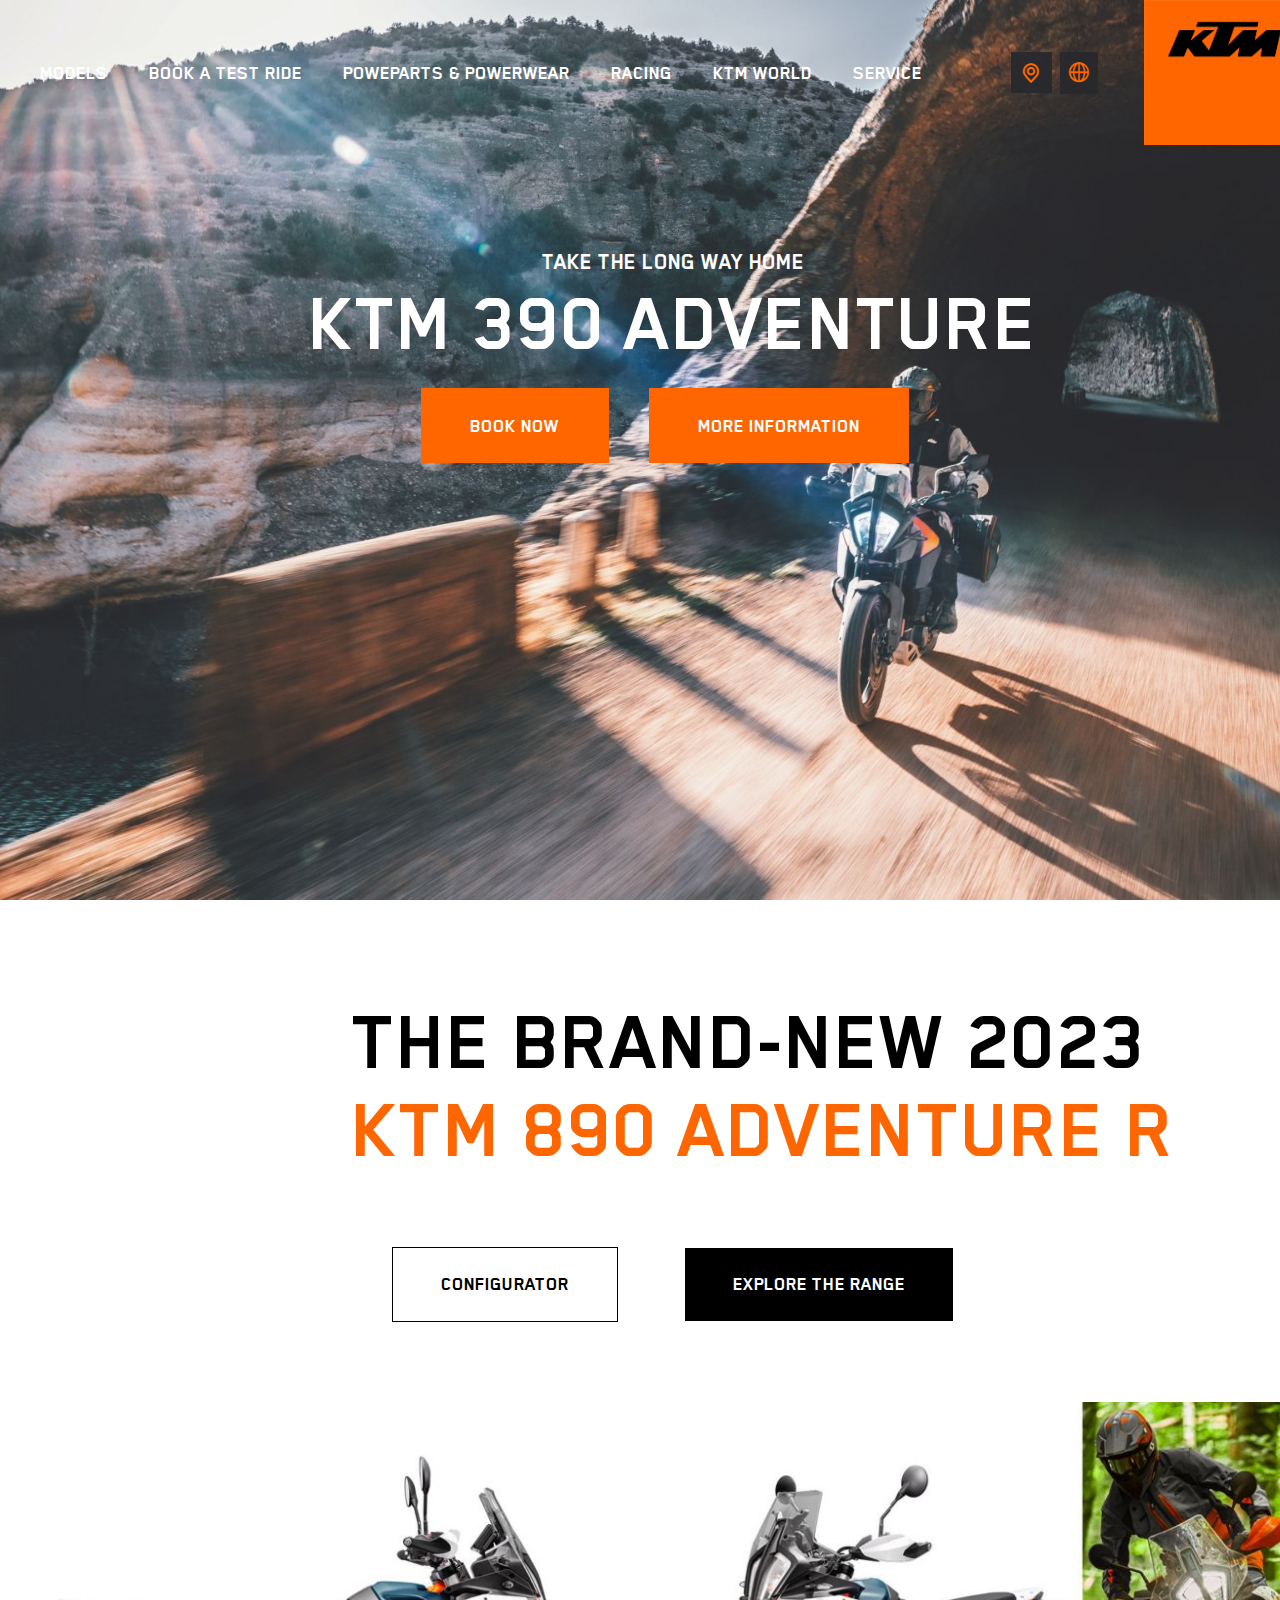
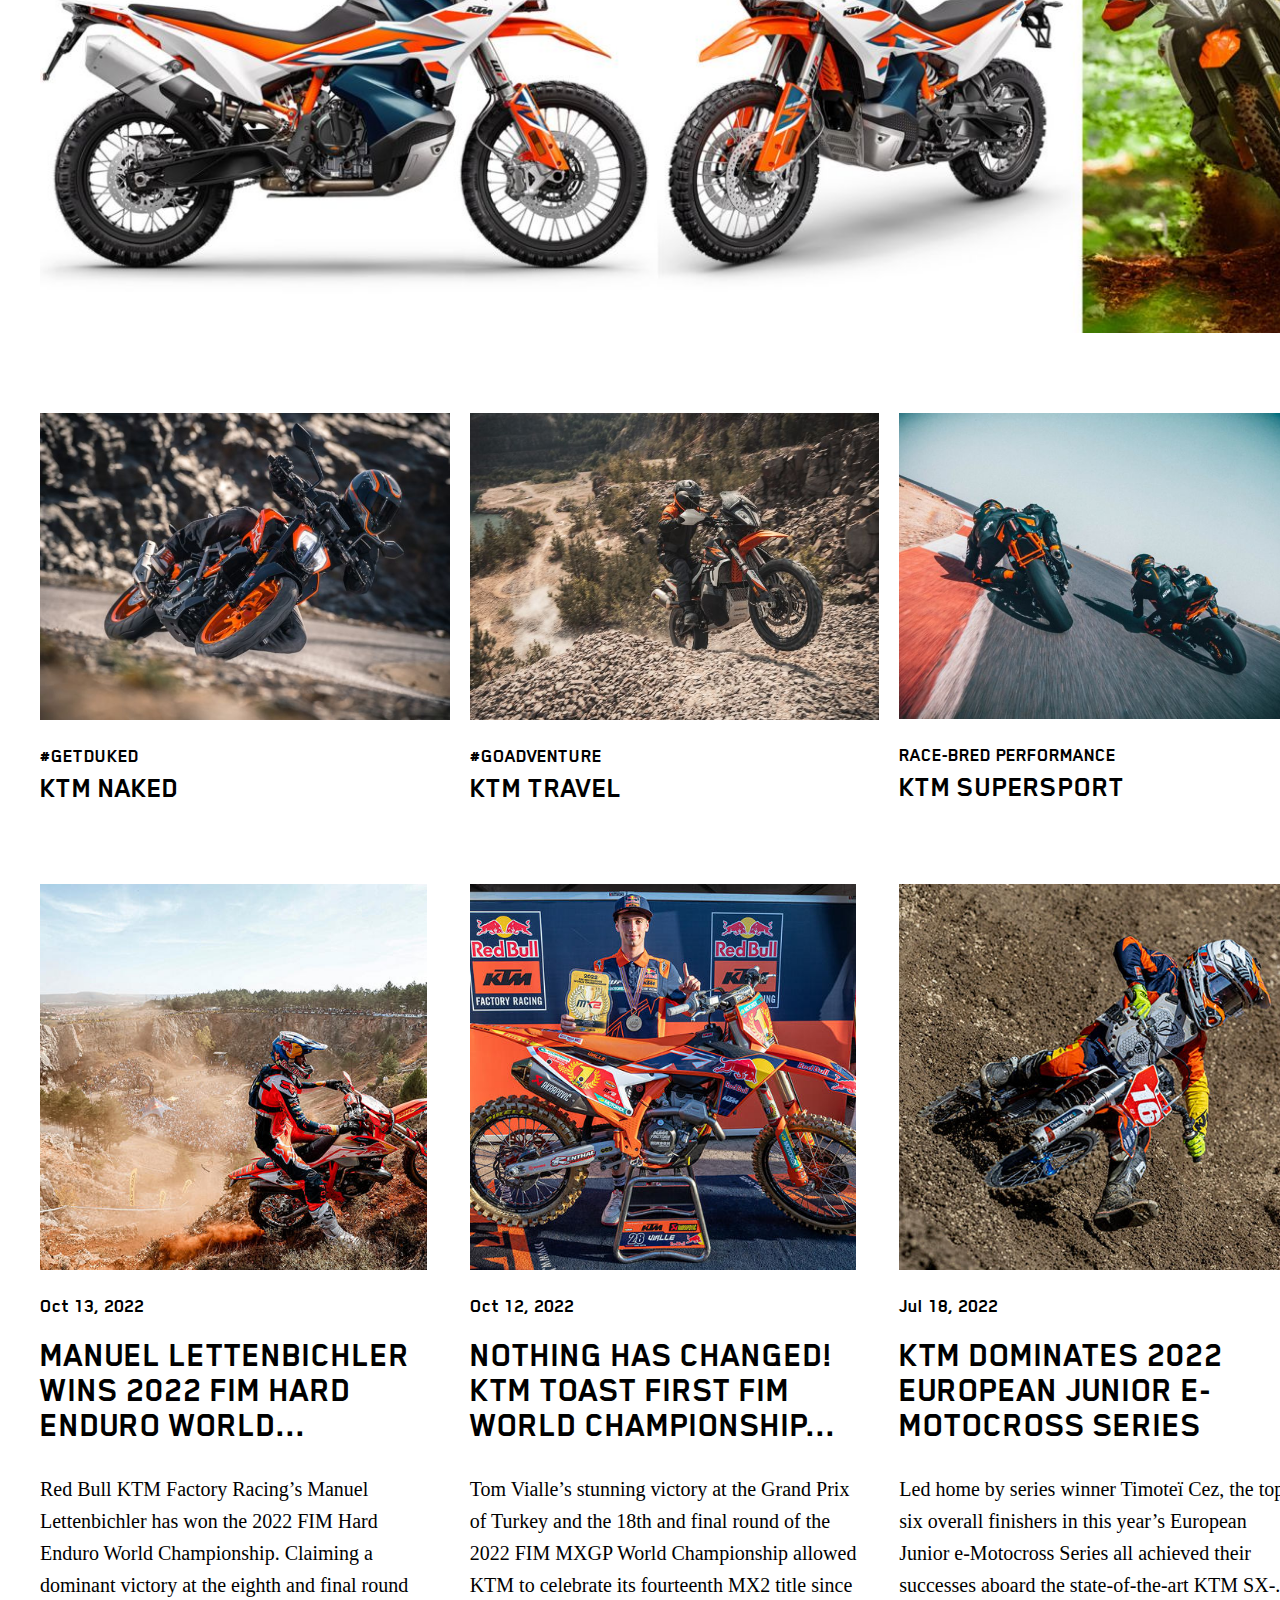
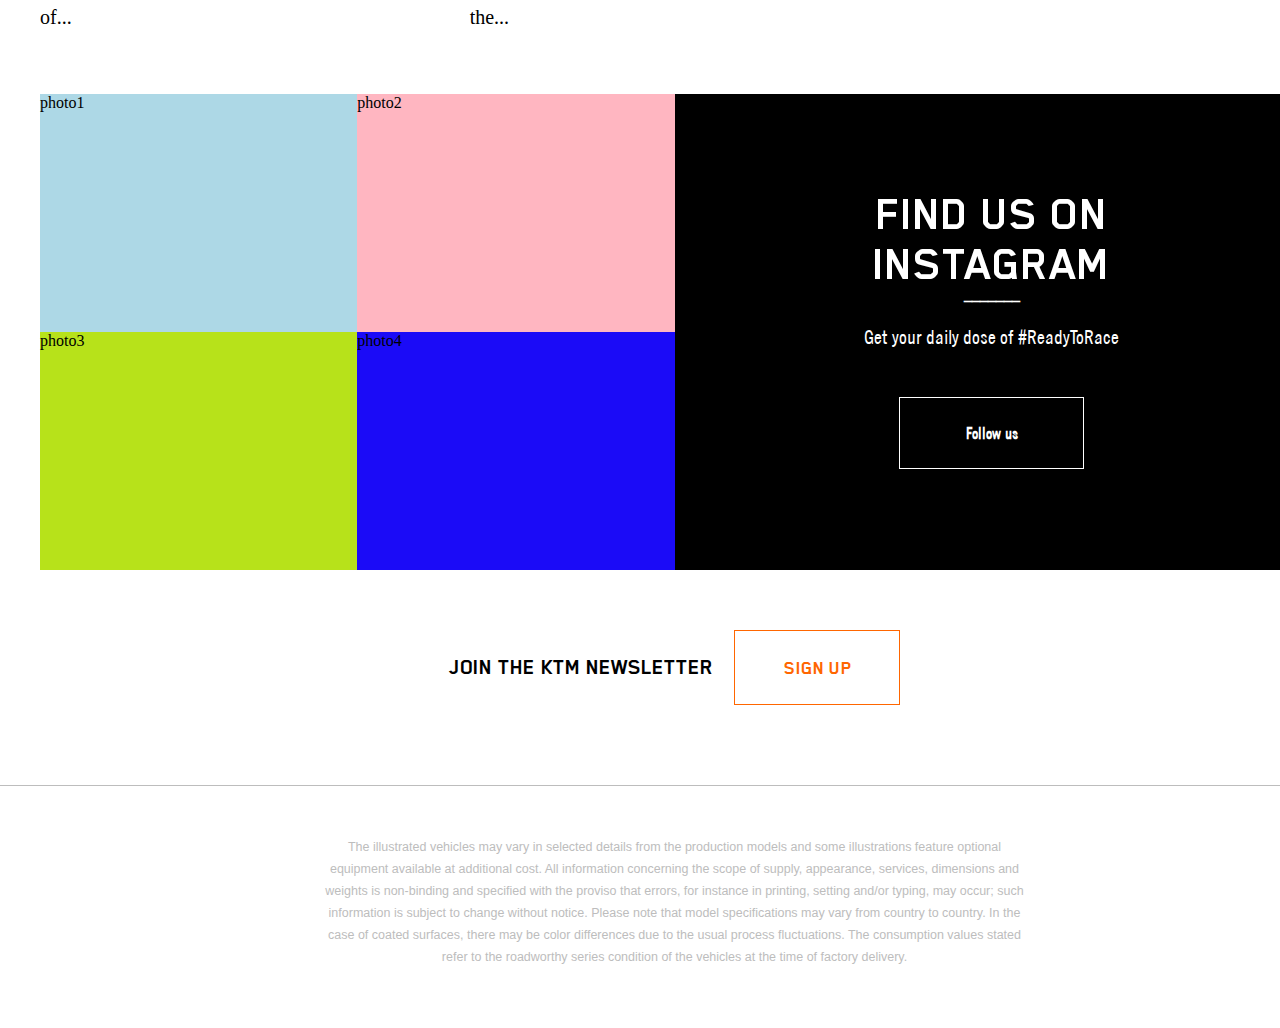
<file: index.html>
<!DOCTYPE html>
<html lang="en">
<head>
  <meta charset="UTF-8">
  <meta http-equiv="X-UA-Compatible" content="IE=edge">
  <meta name="viewport" content="width=device-width, initial-scale=1.0">
  <title>KTM-READY TO RACE</title>
  <link rel="shortcut icon" href="photos/ktmfavicon.png">
  <link rel="stylesheet" href="style.css">
  <link href="//db.onlinewebfonts.com/c/1b96a8adcad08f7aa8edb5b1253205cd?family=HP+Simplified+Light" rel="stylesheet" type="text/css"/>
</head>
<body>
  <div class="container">
      <img class="background-image" src="photos/background image.jpg" alt=""> 
      <div class="header">
        <div class="left-section">
          <div>MODELS</div>
          <div>BOOK A TEST RIDE</div>
          <div>POWEPARTS & POWERWEAR</div> 
          <div>RACING</div>
          <div>KTM WORLD</div>
          <div>SERVICE</div>
        </div>
        <div class="right-section">
          <img class="icons" src="photos/location.PNG" alt="">
          <img class="icons" src="photos/globe.PNG" alt="">
          <img class="logo" src="photos/Ktm logo.jpg" alt="">
        </div>
      </div>
      
      <div class="second-session">
        <div class="div-firstline">
          <p class="firstline">TAKE THE LONG WAY HOME</p>
        </div>
        <div class="div-mainline">
          <p class="mainline">KTM 390 ADVENTURE</p>
        </div>
        <div class="div-buttons">
          <button class="buttons" style="width: 188.17px;">BOOK NOW</button> 
          <button class="buttons" style="width: 260.63px;">MORE INFORMATION</button>         
        </div>          
      </div>

      <div class="third-session">
        <div class="brand-new">
            <p class="para-style" style="color:black; padding-top: 50px;">THE BRAND-NEW 2023</p>
            <p class="para-style" style="color: rgb(255, 102, 0);">KTM 890 ADVENTURE R</p>
        </div>
        <div class="buttonseg">
          <button class="buttons-I" >CONFIGURATOR</button> 
          <button class="buttons-II" >EXPLORE THE RANGE</button> 
        </div>
        <div class="div-photo1">
          <img src="photos/photo1.jpg" alt="" style="width: 1269px; padding-left: 10px;">
        </div>

        <div class="div-first-row">
          <div class="div-row-pic">
            <img class="photo-seg" src="photos/photo2.jpg" alt="">
            <p class="hash-title">#GETDUKED</p>
            <p class="photo-title">KTM NAKED</p>
          </div>           
          <div class="div-row-pic">
            <img class="photo-seg" src="photos/photo3.jpg" alt="">
            <p class="hash-title">#GOADVENTURE</p>
            <p class="photo-title">KTM TRAVEL</p>
          </div> 
          <div class="div-row-pic">
            <img class="photo-seg" src="photos/photo4.jpg" alt="">
            <p class="hash-title">RACE-BRED PERFORMANCE</p>
            <p class="photo-title">KTM SUPERSPORT</p>
          </div> 
        </div>

        <div class="div-second-row">
          <div class="div-row-pic2">
            <img class="photo-seg2" src="photos/photo5.jpg" alt="">
            <p class="dates">Oct 13, 2022</p>
            <p class="heading">MANUEL LETTENBICHLER WINS 2022 FIM HARD ENDURO WORLD...</p>
            <p class="content">Red Bull KTM Factory Racing’s Manuel Lettenbichler has won the 2022 FIM Hard Enduro World Championship. Claiming a dominant victory at the eighth and final round of...</p>            
          </div> 
          <div class="div-row-pic2">
            <img class="photo-seg2" src="photos/photo6.jpg" alt="">
            <p class="dates">Oct 12, 2022</p>
            <p class="heading">NOTHING HAS CHANGED! KTM TOAST FIRST FIM WORLD CHAMPIONSHIP...</p>
            <p class="content">Tom Vialle’s stunning victory at the Grand Prix of Turkey and the 18th and final round of the 2022 FIM MXGP World Championship allowed KTM to celebrate its fourteenth MX2 title since the...</p>            
          </div>          
          <div class="div-row-pic2">
            <img class="photo-seg2" src="photos/photo7.jpg" alt="">
            <p class="dates">Jul 18, 2022</p>
            <p class="heading">KTM DOMINATES 2022 EUROPEAN JUNIOR E-MOTOCROSS SERIES</p>
            <p class="content">Led home by series winner Timoteï Cez, the top six overall finishers in this year’s European Junior e-Motocross Series all achieved their successes aboard the state-of-the-art KTM SX-...</p>            
          </div>
        </div>

        <div class="div-third-row">
          <div class="div-row-pic3">           
            <div style="background-color: lightblue;">photo1</div>
            <div style="background-color: lightpink;">photo2</div>
            <div style="background-color: rgb(183, 226, 26)">photo3</div>
            <div style="background-color: rgb(27, 11, 247);">photo4</div>            
          </div>
          <div class="div-connect">
            <div class="div-inbox">
              <h1 class="in-insta">FIND US ON INSTAGRAM</h1>
              <p class="underscore">_______</p>
              <p class="get-daily">Get your daily dose of #ReadyToRace</p>
              <button class="folow-button">Follow us</button>
            </div>            
          </div>
        </div>

        <div class="div-4-row">
          <div class="div-join">
            <p class="join-line">JOIN THE KTM NEWSLETTER</p>
            <button class="sign-button">SIGN UP</button>
          </div>
        </div>
      </div>

      <div class="fourth-session">
        <div class="div-longpara">
          <p class="long-para">
            The illustrated vehicles may vary in selected details from the production models and some illustrations feature optional 
            equipment available at additional cost. All information concerning the scope of supply, appearance, services, dimensions
            and weights is non-binding and specified with the proviso that errors, for instance in printing, setting and/or typing, may 
            occur; such information is subject to change without notice. Please note that model specifications may vary from country
            to country. In the case of coated surfaces, there may be color differences due to the usual process fluctuations. The
            consumption values stated refer to the roadworthy series condition of the vehicles at the time of factory delivery.
          </p>
        </div>
      </div>







  </div>     
</body>
</html>
</file>
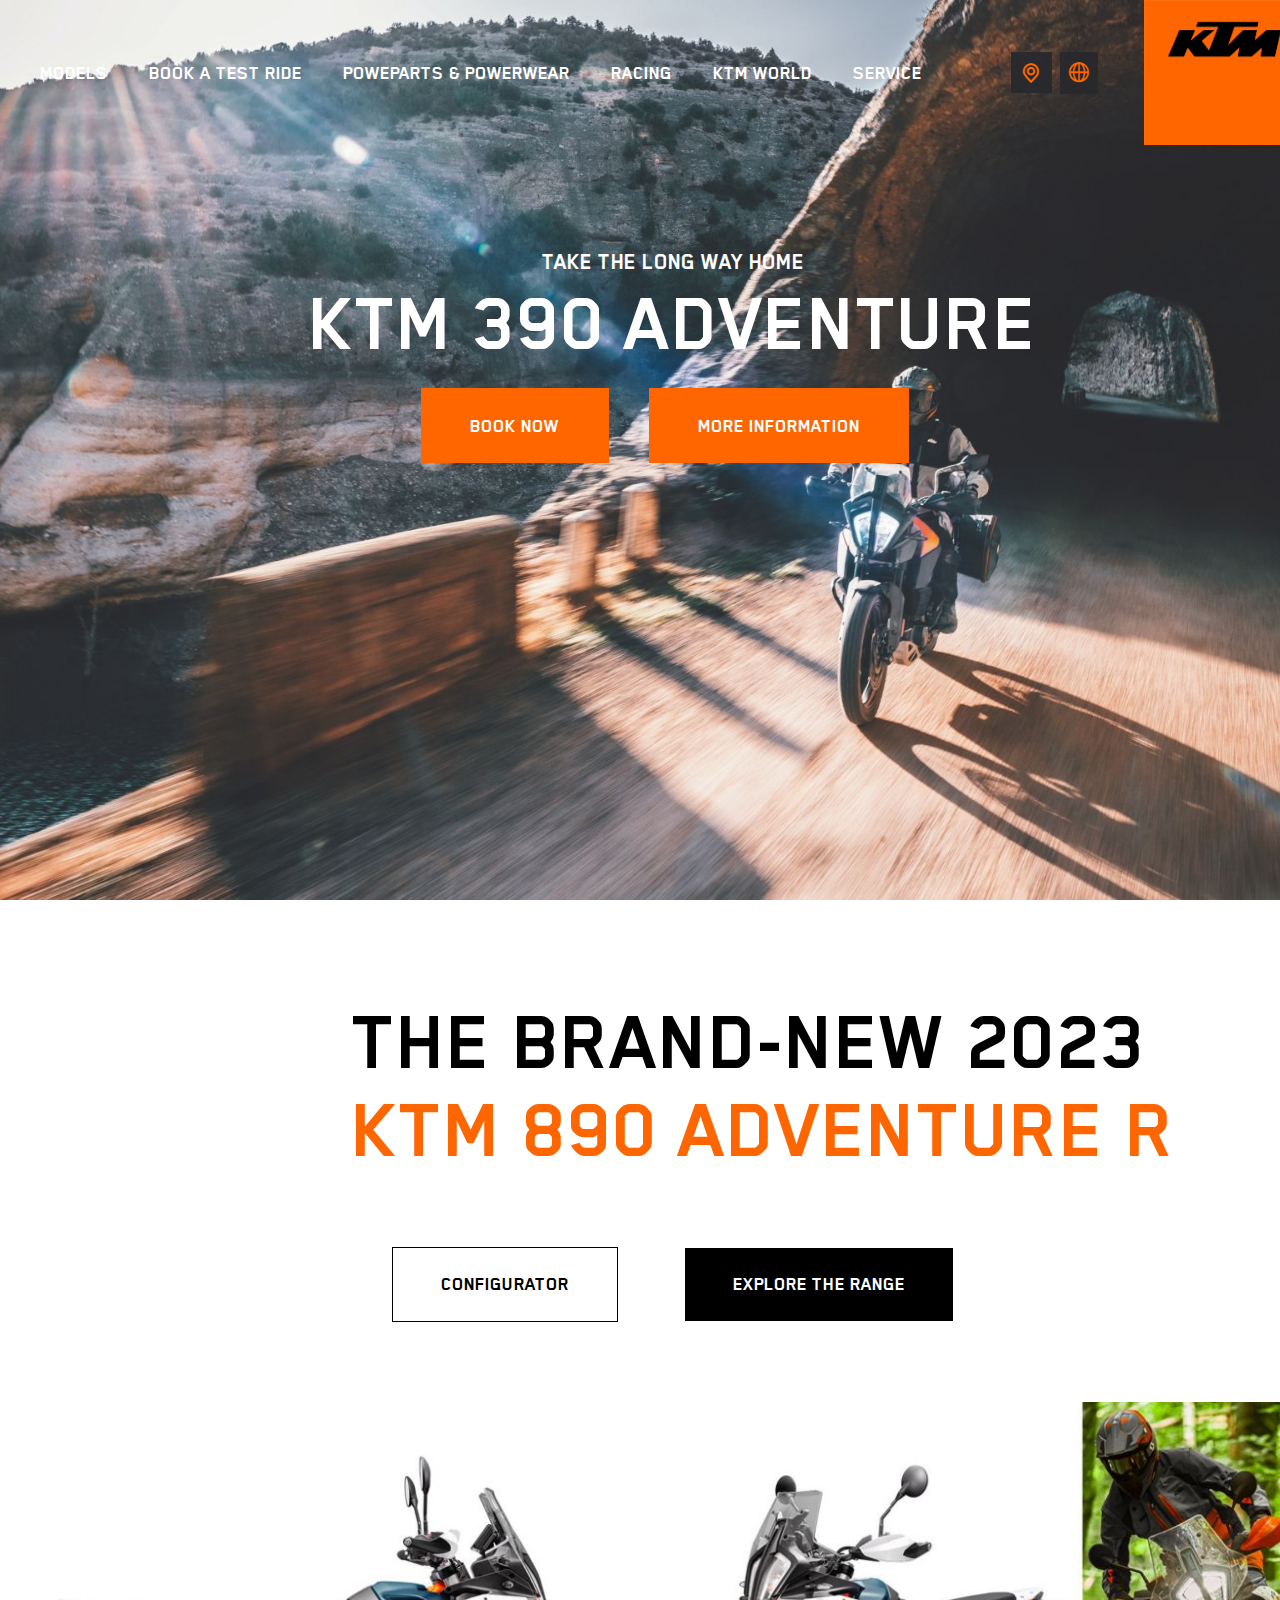
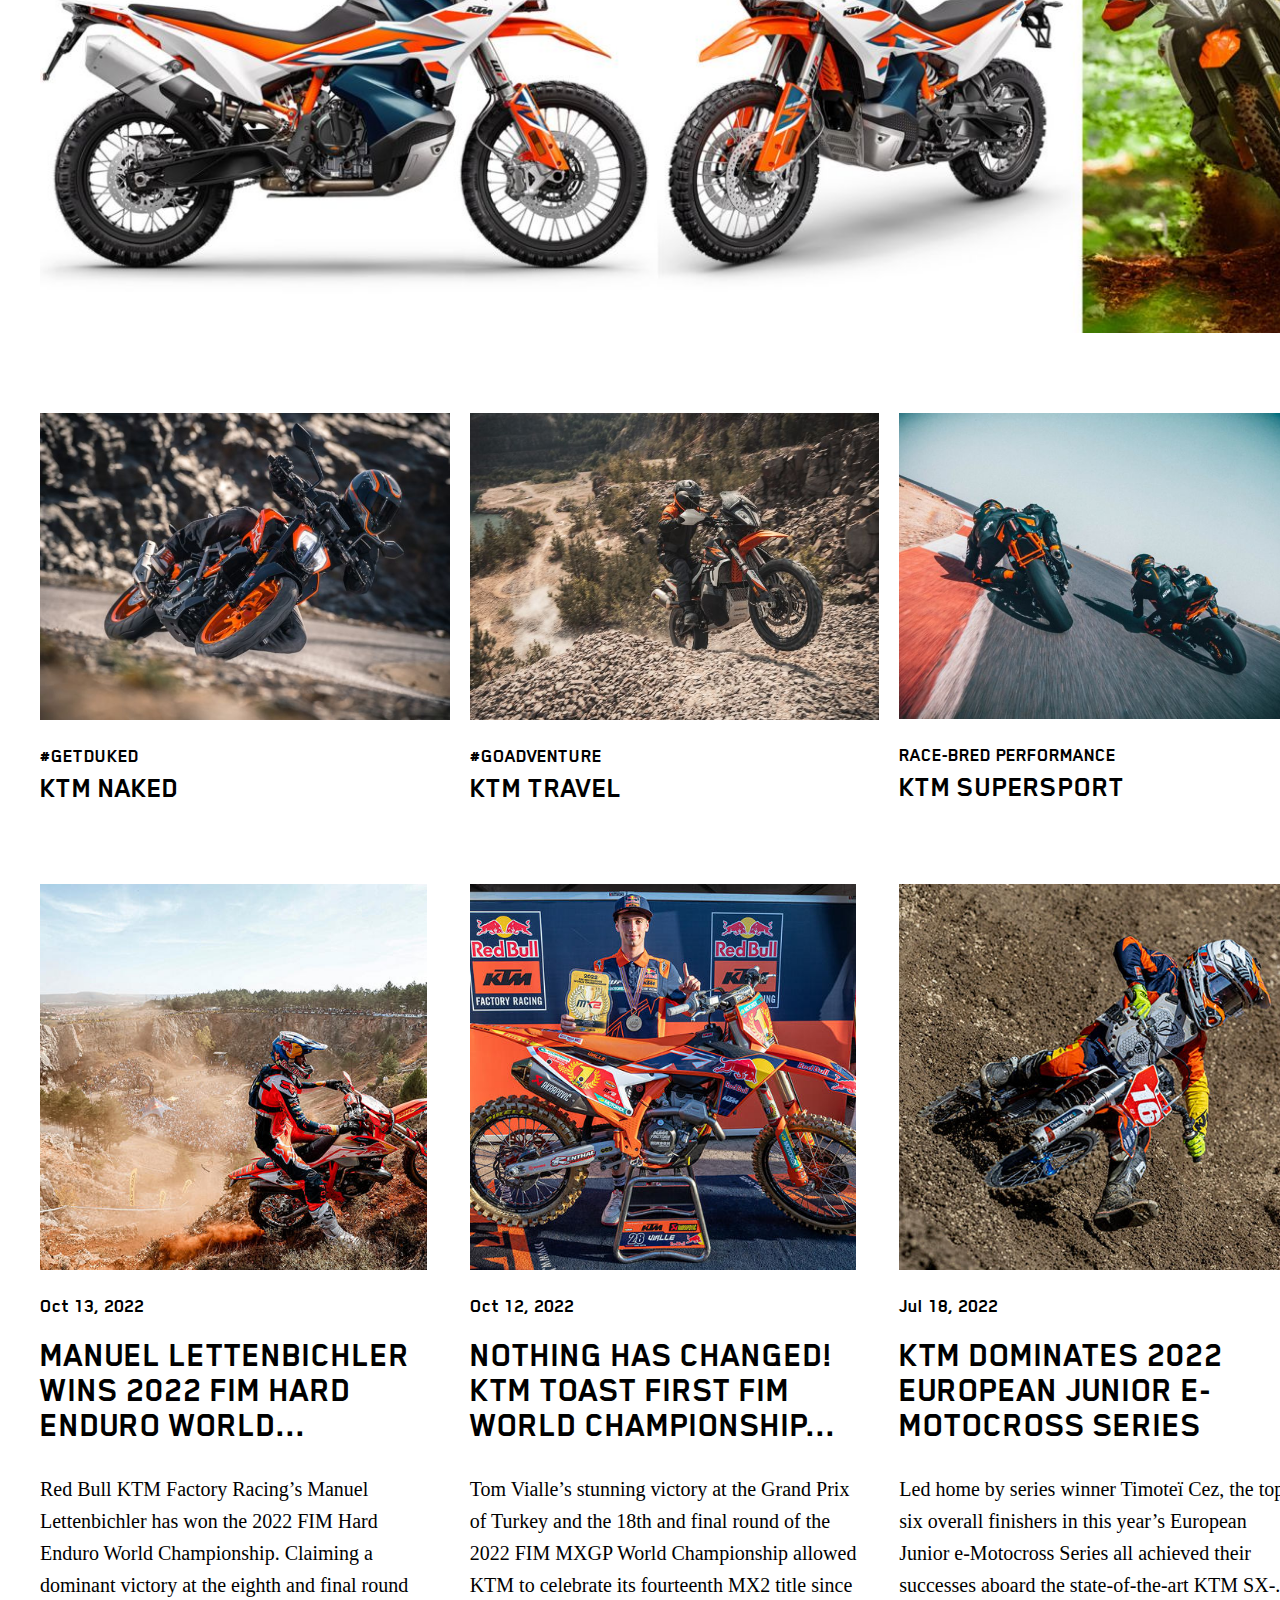
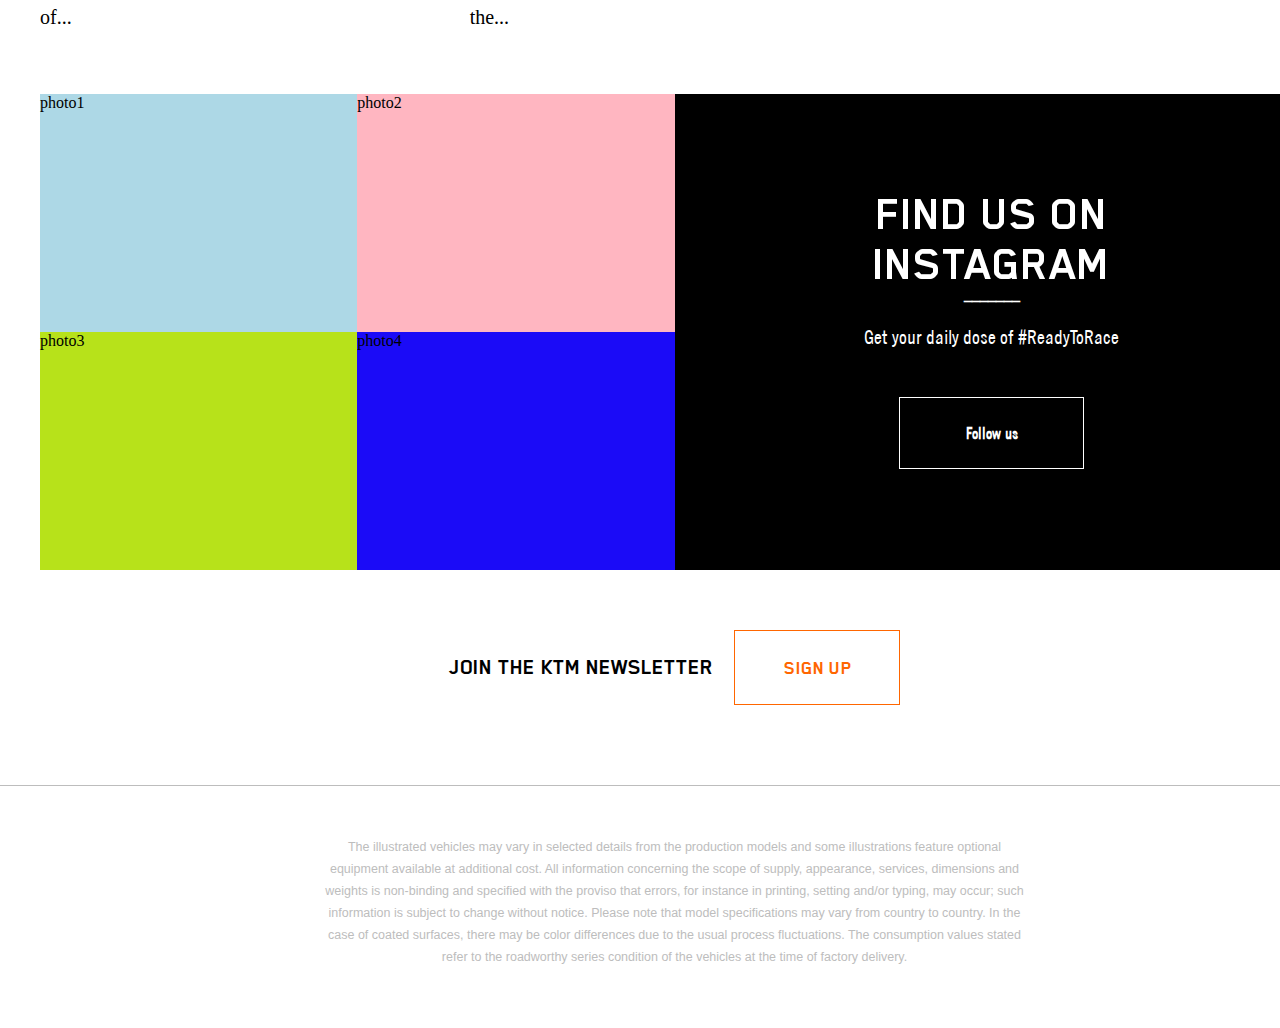
<file: ktmweb.html>
<!DOCTYPE html>
<html lang="en">
<head>
  <meta charset="UTF-8">
  <meta http-equiv="X-UA-Compatible" content="IE=edge">
  <meta name="viewport" content="width=device-width, initial-scale=1.0">
  <title>KTM-READY TO RACE</title>
  <link rel="shortcut icon" href="photos/ktmfavicon.png">
  <link rel="stylesheet" href="style.css">
  <link href="//db.onlinewebfonts.com/c/1b96a8adcad08f7aa8edb5b1253205cd?family=HP+Simplified+Light" rel="stylesheet" type="text/css"/>
</head>
<body>
  <div class="container">
      <img class="background-image" src="photos/background image.jpg" alt=""> 
      <div class="header">
        <div class="left-section">
          <div>MODELS</div>
          <div>BOOK A TEST RIDE</div>
          <div>POWEPARTS & POWERWEAR</div> 
          <div>RACING</div>
          <div>KTM WORLD</div>
          <div>SERVICE</div>
        </div>
        <div class="right-section">
          <img class="icons" src="photos/location.PNG" alt="">
          <img class="icons" src="photos/globe.PNG" alt="">
          <img class="logo" src="photos/Ktm logo.jpg" alt="">
        </div>
      </div>
      
      <div class="second-session">
        <div class="div-firstline">
          <p class="firstline">TAKE THE LONG WAY HOME</p>
        </div>
        <div class="div-mainline">
          <p class="mainline">KTM 390 ADVENTURE</p>
        </div>
        <div class="div-buttons">
          <button class="buttons" style="width: 188.17px;">BOOK NOW</button> 
          <button class="buttons" style="width: 260.63px;">MORE INFORMATION</button>         
        </div>          
      </div>

      <div class="third-session">
        <div class="brand-new">
            <p class="para-style" style="color:black; padding-top: 50px;">THE BRAND-NEW 2023</p>
            <p class="para-style" style="color: rgb(255, 102, 0);">KTM 890 ADVENTURE R</p>
        </div>
        <div class="buttonseg">
          <button class="buttons-I" >CONFIGURATOR</button> 
          <button class="buttons-II" >EXPLORE THE RANGE</button> 
        </div>
        <div class="div-photo1">
          <img src="photos/photo1.jpg" alt="" style="width: 1269px; padding-left: 10px;">
        </div>

        <div class="div-first-row">
          <div class="div-row-pic">
            <img class="photo-seg" src="photos/photo2.jpg" alt="">
            <p class="hash-title">#GETDUKED</p>
            <p class="photo-title">KTM NAKED</p>
          </div>           
          <div class="div-row-pic">
            <img class="photo-seg" src="photos/photo3.jpg" alt="">
            <p class="hash-title">#GOADVENTURE</p>
            <p class="photo-title">KTM TRAVEL</p>
          </div> 
          <div class="div-row-pic">
            <img class="photo-seg" src="photos/photo4.jpg" alt="">
            <p class="hash-title">RACE-BRED PERFORMANCE</p>
            <p class="photo-title">KTM SUPERSPORT</p>
          </div> 
        </div>

        <div class="div-second-row">
          <div class="div-row-pic2">
            <img class="photo-seg2" src="photos/photo5.jpg" alt="">
            <p class="dates">Oct 13, 2022</p>
            <p class="heading">MANUEL LETTENBICHLER WINS 2022 FIM HARD ENDURO WORLD...</p>
            <p class="content">Red Bull KTM Factory Racing’s Manuel Lettenbichler has won the 2022 FIM Hard Enduro World Championship. Claiming a dominant victory at the eighth and final round of...</p>            
          </div> 
          <div class="div-row-pic2">
            <img class="photo-seg2" src="photos/photo6.jpg" alt="">
            <p class="dates">Oct 12, 2022</p>
            <p class="heading">NOTHING HAS CHANGED! KTM TOAST FIRST FIM WORLD CHAMPIONSHIP...</p>
            <p class="content">Tom Vialle’s stunning victory at the Grand Prix of Turkey and the 18th and final round of the 2022 FIM MXGP World Championship allowed KTM to celebrate its fourteenth MX2 title since the...</p>            
          </div>          
          <div class="div-row-pic2">
            <img class="photo-seg2" src="photos/photo7.jpg" alt="">
            <p class="dates">Jul 18, 2022</p>
            <p class="heading">KTM DOMINATES 2022 EUROPEAN JUNIOR E-MOTOCROSS SERIES</p>
            <p class="content">Led home by series winner Timoteï Cez, the top six overall finishers in this year’s European Junior e-Motocross Series all achieved their successes aboard the state-of-the-art KTM SX-...</p>            
          </div>
        </div>

        <div class="div-third-row">
          <div class="div-row-pic3">           
            <div style="background-color: lightblue;">photo1</div>
            <div style="background-color: lightpink;">photo2</div>
            <div style="background-color: rgb(183, 226, 26)">photo3</div>
            <div style="background-color: rgb(27, 11, 247);">photo4</div>            
          </div>
          <div class="div-connect">
            <div class="div-inbox">
              <h1 class="in-insta">FIND US ON INSTAGRAM</h1>
              <p class="underscore">_______</p>
              <p class="get-daily">Get your daily dose of #ReadyToRace</p>
              <button class="folow-button">Follow us</button>
            </div>            
          </div>
        </div>

        <div class="div-4-row">
          <div class="div-join">
            <p class="join-line">JOIN THE KTM NEWSLETTER</p>
            <button class="sign-button">SIGN UP</button>
          </div>
        </div>
      </div>

      <div class="fourth-session">
        <div class="div-longpara">
          <p class="long-para">
            The illustrated vehicles may vary in selected details from the production models and some illustrations feature optional 
            equipment available at additional cost. All information concerning the scope of supply, appearance, services, dimensions
            and weights is non-binding and specified with the proviso that errors, for instance in printing, setting and/or typing, may 
            occur; such information is subject to change without notice. Please note that model specifications may vary from country
            to country. In the case of coated surfaces, there may be color differences due to the usual process fluctuations. The
            consumption values stated refer to the roadworthy series condition of the vehicles at the time of factory delivery.
          </p>
        </div>
      </div>







  </div>     
</body>
</html>
</file>
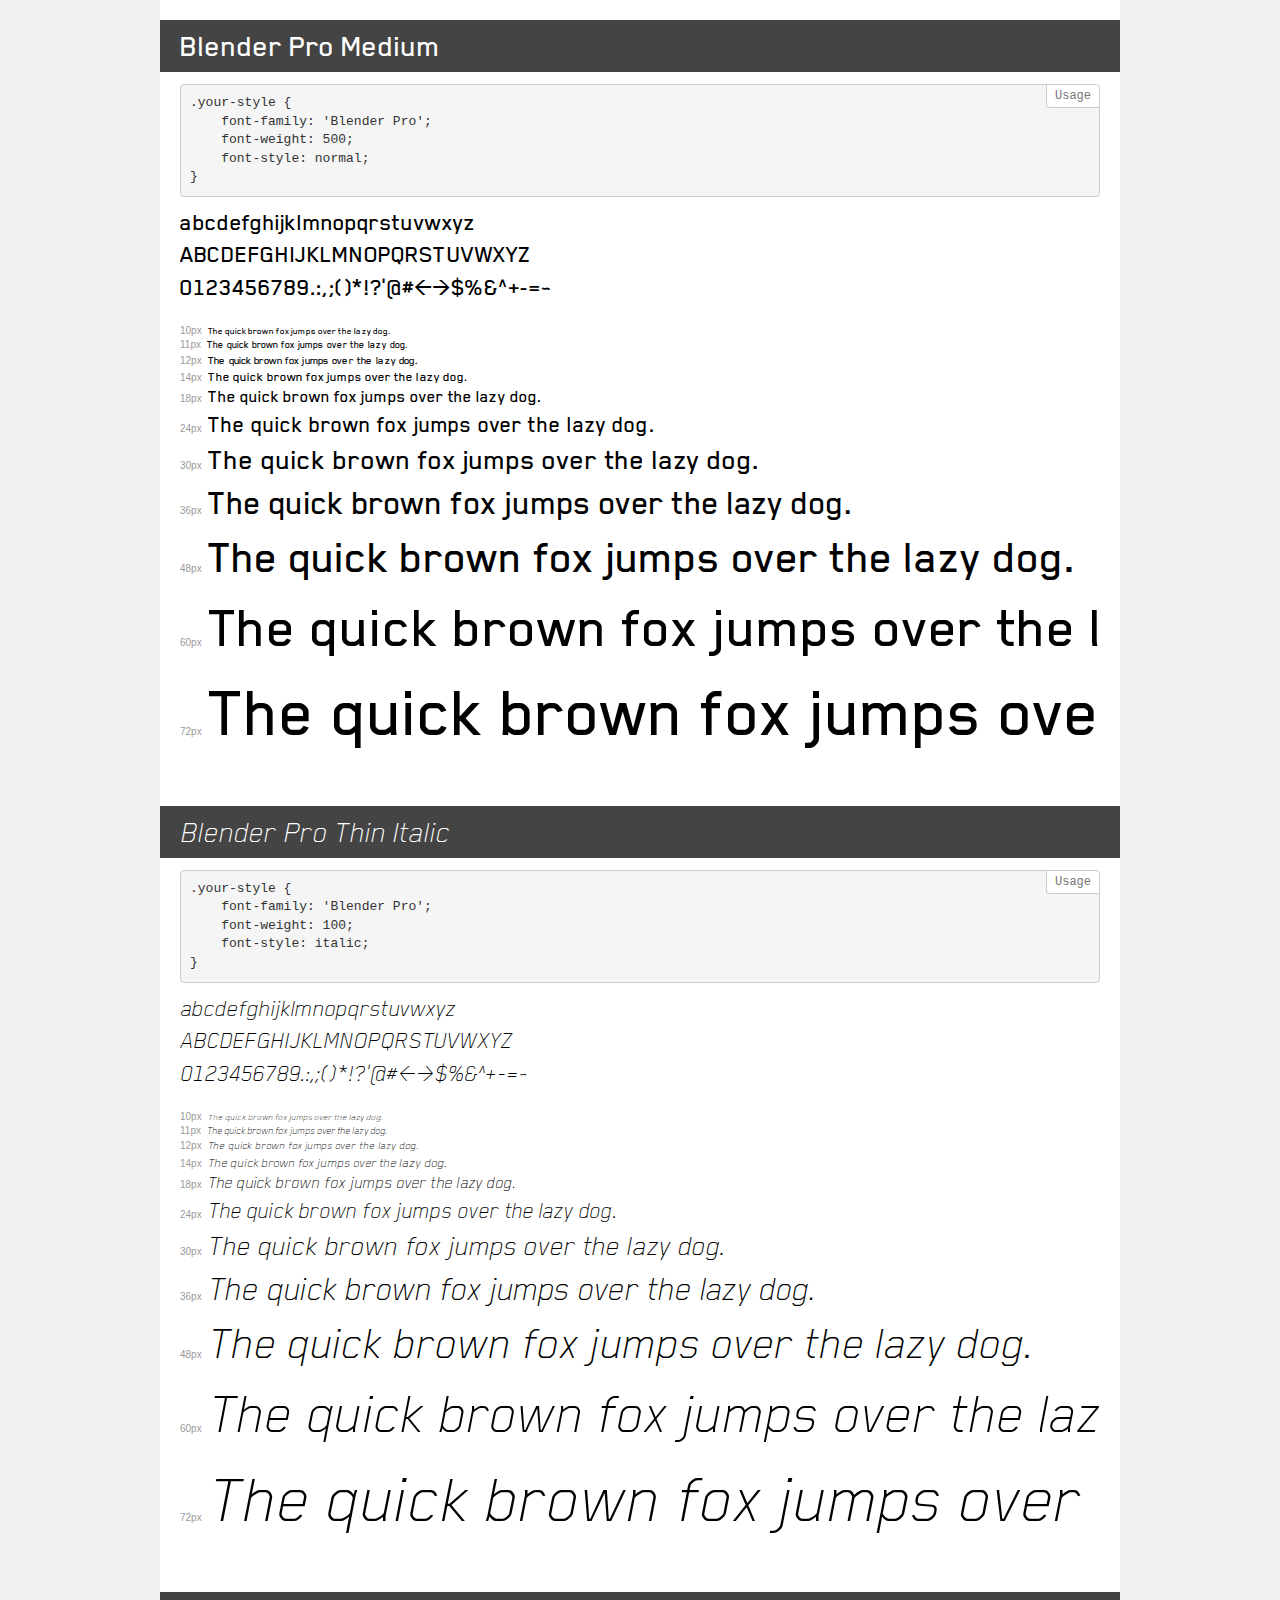
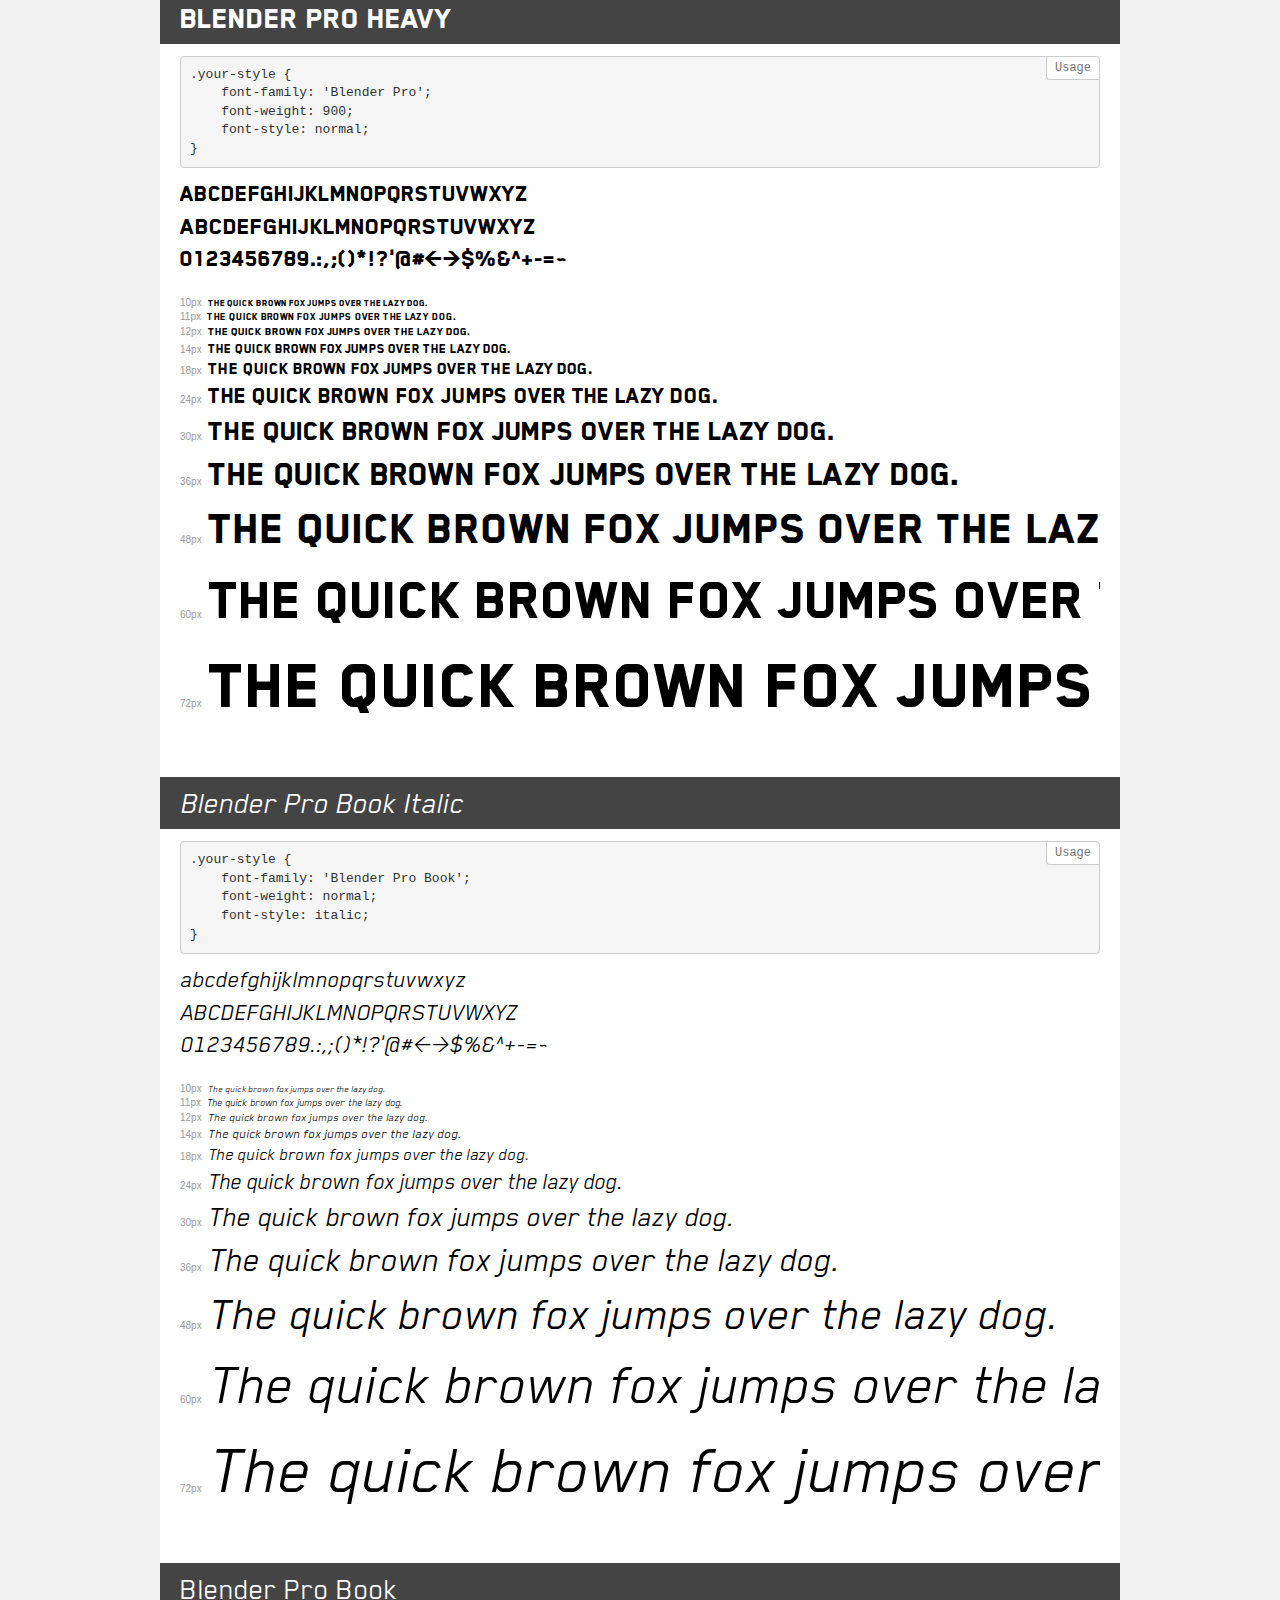
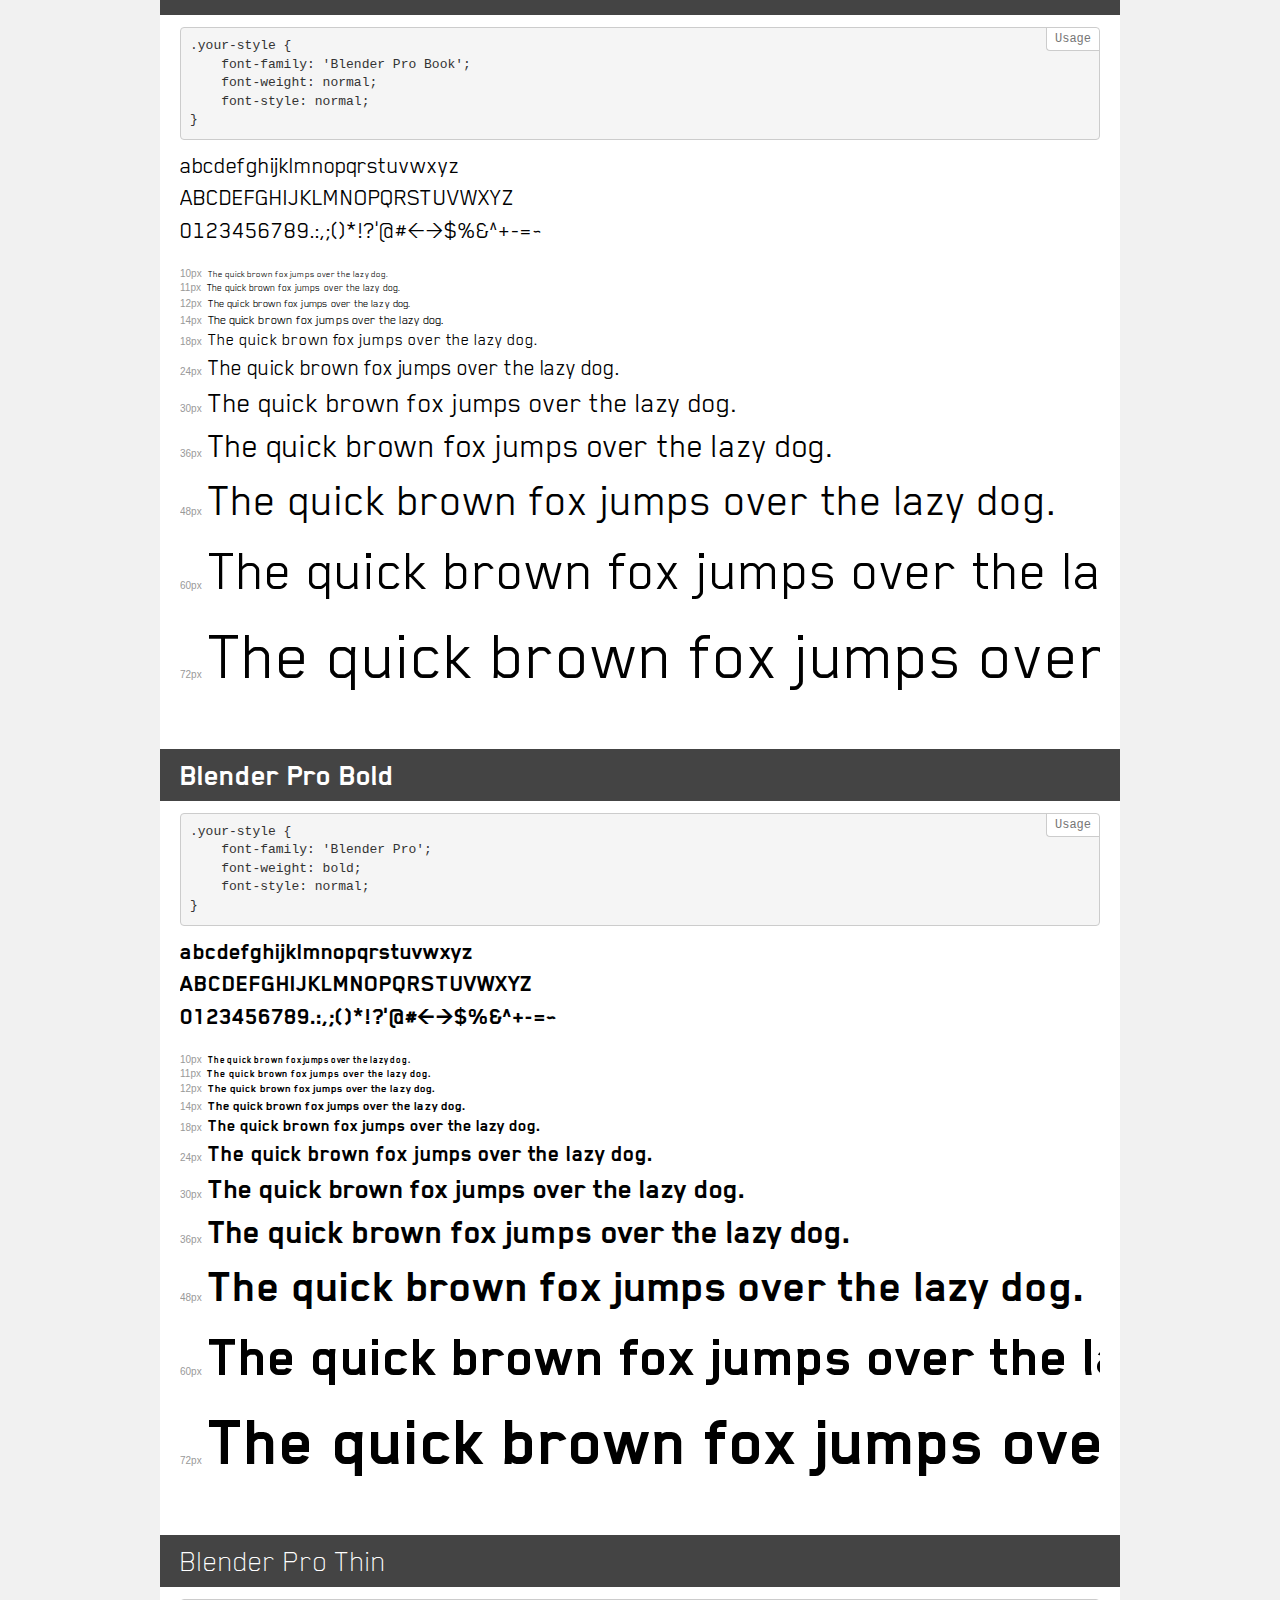
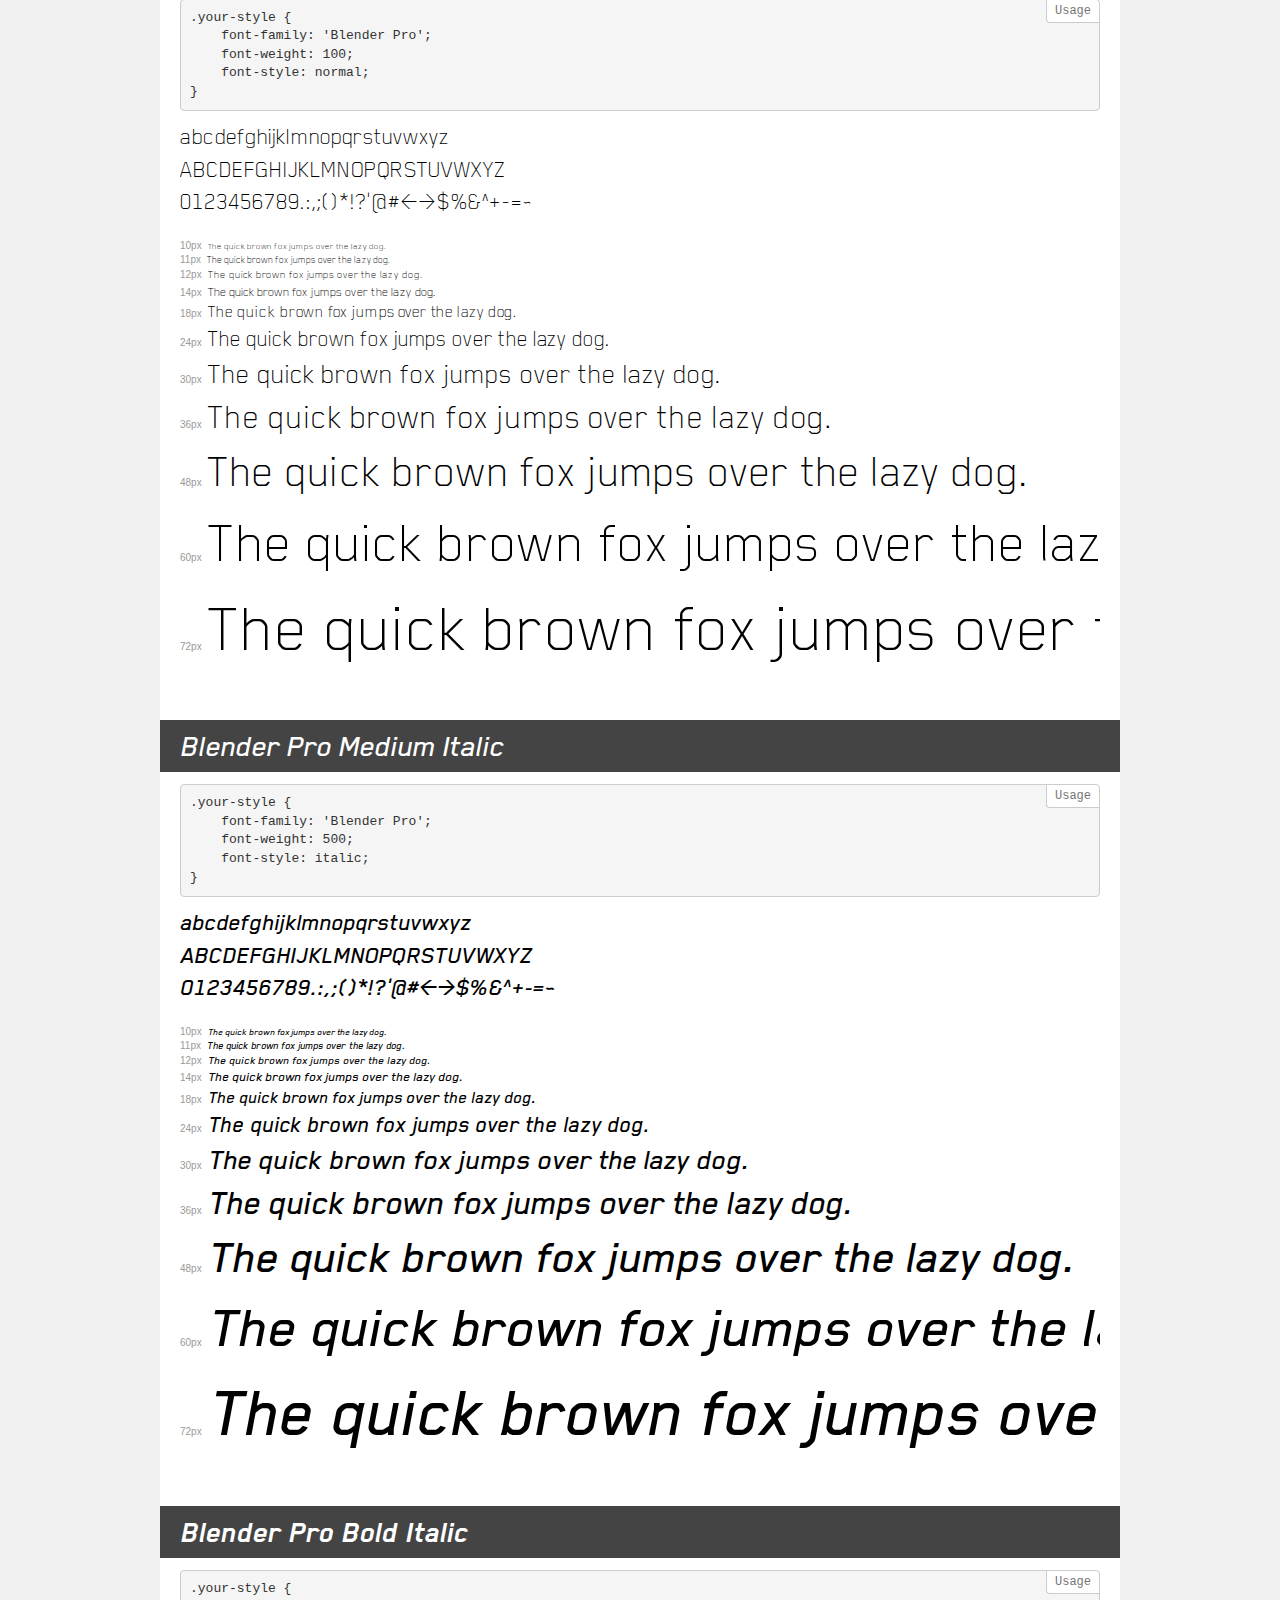
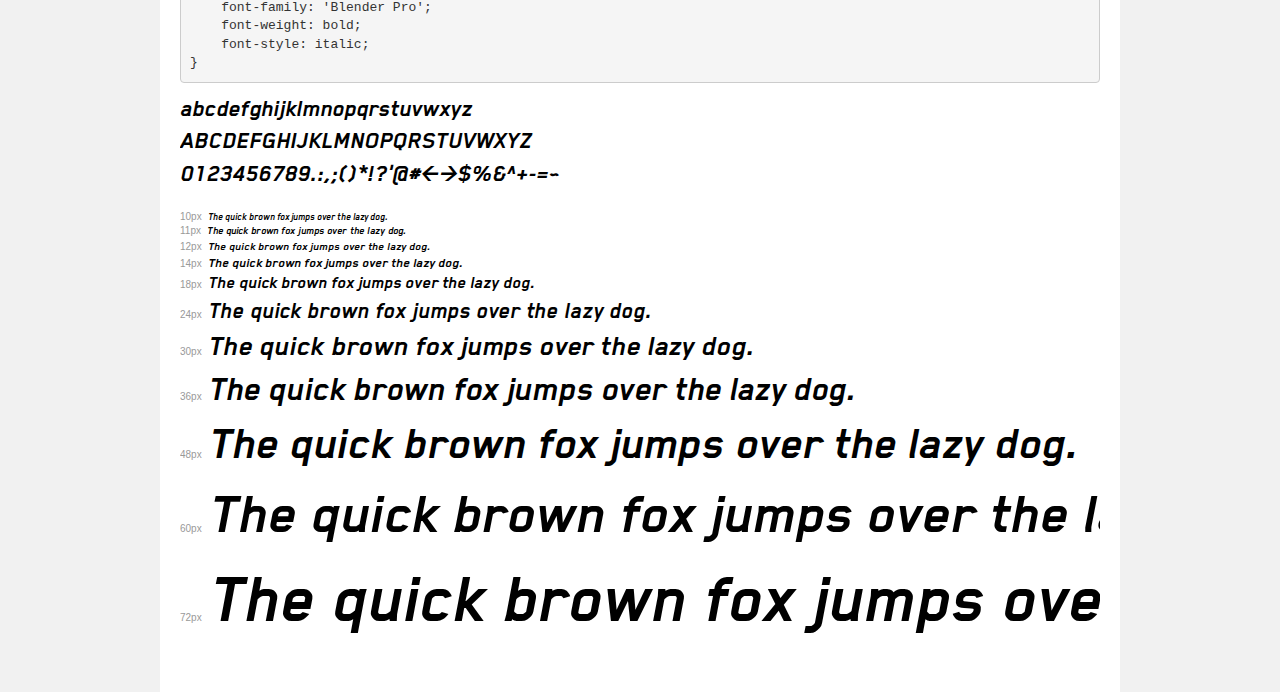
<file: font/demo.html>
<!DOCTYPE html>
<html>
<head>
    <meta charset="utf-8">
    <meta http-equiv="X-UA-Compatible" content="IE=edge">
    <meta name="viewport" content="width=device-width, initial-scale=1">
    <meta name="robots" content="noindex, noarchive">
    <meta name="format-detection" content="telephone=no">
    <title>Transfonter demo</title>
    <link href="stylesheet.css" rel="stylesheet">
    <style>
        /*
        http://meyerweb.com/eric/tools/css/reset/
        v2.0 | 20110126
        License: none (public domain)
        */
        html, body, div, span, applet, object, iframe,
        h1, h2, h3, h4, h5, h6, p, blockquote, pre,
        a, abbr, acronym, address, big, cite, code,
        del, dfn, em, img, ins, kbd, q, s, samp,
        small, strike, strong, sub, sup, tt, var,
        b, u, i, center,
        dl, dt, dd, ol, ul, li,
        fieldset, form, label, legend,
        table, caption, tbody, tfoot, thead, tr, th, td,
        article, aside, canvas, details, embed,
        figure, figcaption, footer, header, hgroup,
        menu, nav, output, ruby, section, summary,
        time, mark, audio, video {
            margin: 0;
            padding: 0;
            border: 0;
            font-size: 100%;
            font: inherit;
            vertical-align: baseline;
        }
        /* HTML5 display-role reset for older browsers */
        article, aside, details, figcaption, figure,
        footer, header, hgroup, menu, nav, section {
            display: block;
        }
        body {
            line-height: 1;
        }
        ol, ul {
            list-style: none;
        }
        blockquote, q {
            quotes: none;
        }
        blockquote:before, blockquote:after,
        q:before, q:after {
            content: '';
            content: none;
        }
        table {
            border-collapse: collapse;
            border-spacing: 0;
        }
        /* common styles */
        body {
            background: #f1f1f1;
            color: #000;
        }
        .page {
            background: #fff;
            width: 920px;
            margin: 0 auto;
            padding: 20px 20px 0 20px;
            overflow: hidden;
        }
        .font-container {
            overflow-x: auto;
            overflow-y: hidden;
            margin-bottom: 40px;
            line-height: 1.3;
            white-space: nowrap;
            padding-bottom: 5px;
        }
        h1 {
            position: relative;
            background: #444;
            font-size: 32px;
            color: #fff;
            padding: 10px 20px;
            margin: 0 -20px 12px -20px;
        }
        .letters {
            font-size: 25px;
            margin-bottom: 20px;
        }
        .s10:before {
            content: '10px';
        }
        .s11:before {
            content: '11px';
        }
        .s12:before {
            content: '12px';
        }
        .s14:before {
            content: '14px';
        }
        .s18:before {
            content: '18px';
        }
        .s24:before {
            content: '24px';
        }
        .s30:before {
            content: '30px';
        }
        .s36:before {
            content: '36px';
        }
        .s48:before {
            content: '48px';
        }
        .s60:before {
            content: '60px';
        }
        .s72:before {
            content: '72px';
        }
        .s10:before, .s11:before, .s12:before, .s14:before,
        .s18:before, .s24:before, .s30:before, .s36:before,
        .s48:before, .s60:before, .s72:before {
            font-family: Arial, sans-serif;
            font-size: 10px;
            font-weight: normal;
            font-style: normal;
            color: #999;
            padding-right: 6px;
        }
        pre {
            display: block;
            position: relative;
            padding: 9px;
            margin: 0 0 10px;
            font-family: Monaco, Menlo, Consolas, "Courier New", monospace !important;
            font-size: 13px;
            line-height: 1.428571429;
            color: #333;
            font-weight: normal !important;
            font-style: normal !important;
            background-color: #f5f5f5;
            border: 1px solid #ccc;
            overflow-x: auto;
            border-radius: 4px;
        }
        pre:after {
            display: block;
            position: absolute;
            right: 0;
            top: 0;
            content: 'Usage';
            line-height: 1;
            padding: 5px 8px;
            font-size: 12px;
            color: #767676;
            background-color: #fff;
            border: 1px solid #ccc;
            border-right: none;
            border-top: none;
            border-radius: 0 4px 0 4px;
            z-index: 10;
        }
        /* responsive */
        @media (max-width: 959px) {
            .page {
                width: auto;
                margin: 0;
            }
        }
    </style>
</head>
<body>
<div class="page">
    <div class="demo" style="font-family: 'Blender Pro'; font-weight: 500; font-style: normal;">
        <h1>Blender Pro Medium</h1>
        <pre>.your-style {
    font-family: 'Blender Pro';
    font-weight: 500;
    font-style: normal;
}</pre>
        <div class="font-container">
            <p class="letters">
                abcdefghijklmnopqrstuvwxyz<br>
ABCDEFGHIJKLMNOPQRSTUVWXYZ<br>
                0123456789.:,;()*!?'@#<>$%&^+-=~
            </p>
            <p class="s10" style="font-size: 10px;">The quick brown fox jumps over the lazy dog.</p>
            <p class="s11" style="font-size: 11px;">The quick brown fox jumps over the lazy dog.</p>
            <p class="s12" style="font-size: 12px;">The quick brown fox jumps over the lazy dog.</p>
            <p class="s14" style="font-size: 14px;">The quick brown fox jumps over the lazy dog.</p>
            <p class="s18" style="font-size: 18px;">The quick brown fox jumps over the lazy dog.</p>
            <p class="s24" style="font-size: 24px;">The quick brown fox jumps over the lazy dog.</p>
            <p class="s30" style="font-size: 30px;">The quick brown fox jumps over the lazy dog.</p>
            <p class="s36" style="font-size: 36px;">The quick brown fox jumps over the lazy dog.</p>
            <p class="s48" style="font-size: 48px;">The quick brown fox jumps over the lazy dog.</p>
            <p class="s60" style="font-size: 60px;">The quick brown fox jumps over the lazy dog.</p>
            <p class="s72" style="font-size: 72px;">The quick brown fox jumps over the lazy dog.</p>
        </div>
    </div>
    <div class="demo" style="font-family: 'Blender Pro'; font-weight: 100; font-style: italic;">
        <h1>Blender Pro Thin Italic</h1>
        <pre>.your-style {
    font-family: 'Blender Pro';
    font-weight: 100;
    font-style: italic;
}</pre>
        <div class="font-container">
            <p class="letters">
                abcdefghijklmnopqrstuvwxyz<br>
ABCDEFGHIJKLMNOPQRSTUVWXYZ<br>
                0123456789.:,;()*!?'@#<>$%&^+-=~
            </p>
            <p class="s10" style="font-size: 10px;">The quick brown fox jumps over the lazy dog.</p>
            <p class="s11" style="font-size: 11px;">The quick brown fox jumps over the lazy dog.</p>
            <p class="s12" style="font-size: 12px;">The quick brown fox jumps over the lazy dog.</p>
            <p class="s14" style="font-size: 14px;">The quick brown fox jumps over the lazy dog.</p>
            <p class="s18" style="font-size: 18px;">The quick brown fox jumps over the lazy dog.</p>
            <p class="s24" style="font-size: 24px;">The quick brown fox jumps over the lazy dog.</p>
            <p class="s30" style="font-size: 30px;">The quick brown fox jumps over the lazy dog.</p>
            <p class="s36" style="font-size: 36px;">The quick brown fox jumps over the lazy dog.</p>
            <p class="s48" style="font-size: 48px;">The quick brown fox jumps over the lazy dog.</p>
            <p class="s60" style="font-size: 60px;">The quick brown fox jumps over the lazy dog.</p>
            <p class="s72" style="font-size: 72px;">The quick brown fox jumps over the lazy dog.</p>
        </div>
    </div>
    <div class="demo" style="font-family: 'Blender Pro'; font-weight: 900; font-style: normal;">
        <h1>Blender Pro Heavy</h1>
        <pre>.your-style {
    font-family: 'Blender Pro';
    font-weight: 900;
    font-style: normal;
}</pre>
        <div class="font-container">
            <p class="letters">
                abcdefghijklmnopqrstuvwxyz<br>
ABCDEFGHIJKLMNOPQRSTUVWXYZ<br>
                0123456789.:,;()*!?'@#<>$%&^+-=~
            </p>
            <p class="s10" style="font-size: 10px;">The quick brown fox jumps over the lazy dog.</p>
            <p class="s11" style="font-size: 11px;">The quick brown fox jumps over the lazy dog.</p>
            <p class="s12" style="font-size: 12px;">The quick brown fox jumps over the lazy dog.</p>
            <p class="s14" style="font-size: 14px;">The quick brown fox jumps over the lazy dog.</p>
            <p class="s18" style="font-size: 18px;">The quick brown fox jumps over the lazy dog.</p>
            <p class="s24" style="font-size: 24px;">The quick brown fox jumps over the lazy dog.</p>
            <p class="s30" style="font-size: 30px;">The quick brown fox jumps over the lazy dog.</p>
            <p class="s36" style="font-size: 36px;">The quick brown fox jumps over the lazy dog.</p>
            <p class="s48" style="font-size: 48px;">The quick brown fox jumps over the lazy dog.</p>
            <p class="s60" style="font-size: 60px;">The quick brown fox jumps over the lazy dog.</p>
            <p class="s72" style="font-size: 72px;">The quick brown fox jumps over the lazy dog.</p>
        </div>
    </div>
    <div class="demo" style="font-family: 'Blender Pro Book'; font-weight: normal; font-style: italic;">
        <h1>Blender Pro Book Italic</h1>
        <pre>.your-style {
    font-family: 'Blender Pro Book';
    font-weight: normal;
    font-style: italic;
}</pre>
        <div class="font-container">
            <p class="letters">
                abcdefghijklmnopqrstuvwxyz<br>
ABCDEFGHIJKLMNOPQRSTUVWXYZ<br>
                0123456789.:,;()*!?'@#<>$%&^+-=~
            </p>
            <p class="s10" style="font-size: 10px;">The quick brown fox jumps over the lazy dog.</p>
            <p class="s11" style="font-size: 11px;">The quick brown fox jumps over the lazy dog.</p>
            <p class="s12" style="font-size: 12px;">The quick brown fox jumps over the lazy dog.</p>
            <p class="s14" style="font-size: 14px;">The quick brown fox jumps over the lazy dog.</p>
            <p class="s18" style="font-size: 18px;">The quick brown fox jumps over the lazy dog.</p>
            <p class="s24" style="font-size: 24px;">The quick brown fox jumps over the lazy dog.</p>
            <p class="s30" style="font-size: 30px;">The quick brown fox jumps over the lazy dog.</p>
            <p class="s36" style="font-size: 36px;">The quick brown fox jumps over the lazy dog.</p>
            <p class="s48" style="font-size: 48px;">The quick brown fox jumps over the lazy dog.</p>
            <p class="s60" style="font-size: 60px;">The quick brown fox jumps over the lazy dog.</p>
            <p class="s72" style="font-size: 72px;">The quick brown fox jumps over the lazy dog.</p>
        </div>
    </div>
    <div class="demo" style="font-family: 'Blender Pro Book'; font-weight: normal; font-style: normal;">
        <h1>Blender Pro Book</h1>
        <pre>.your-style {
    font-family: 'Blender Pro Book';
    font-weight: normal;
    font-style: normal;
}</pre>
        <div class="font-container">
            <p class="letters">
                abcdefghijklmnopqrstuvwxyz<br>
ABCDEFGHIJKLMNOPQRSTUVWXYZ<br>
                0123456789.:,;()*!?'@#<>$%&^+-=~
            </p>
            <p class="s10" style="font-size: 10px;">The quick brown fox jumps over the lazy dog.</p>
            <p class="s11" style="font-size: 11px;">The quick brown fox jumps over the lazy dog.</p>
            <p class="s12" style="font-size: 12px;">The quick brown fox jumps over the lazy dog.</p>
            <p class="s14" style="font-size: 14px;">The quick brown fox jumps over the lazy dog.</p>
            <p class="s18" style="font-size: 18px;">The quick brown fox jumps over the lazy dog.</p>
            <p class="s24" style="font-size: 24px;">The quick brown fox jumps over the lazy dog.</p>
            <p class="s30" style="font-size: 30px;">The quick brown fox jumps over the lazy dog.</p>
            <p class="s36" style="font-size: 36px;">The quick brown fox jumps over the lazy dog.</p>
            <p class="s48" style="font-size: 48px;">The quick brown fox jumps over the lazy dog.</p>
            <p class="s60" style="font-size: 60px;">The quick brown fox jumps over the lazy dog.</p>
            <p class="s72" style="font-size: 72px;">The quick brown fox jumps over the lazy dog.</p>
        </div>
    </div>
    <div class="demo" style="font-family: 'Blender Pro'; font-weight: bold; font-style: normal;">
        <h1>Blender Pro Bold</h1>
        <pre>.your-style {
    font-family: 'Blender Pro';
    font-weight: bold;
    font-style: normal;
}</pre>
        <div class="font-container">
            <p class="letters">
                abcdefghijklmnopqrstuvwxyz<br>
ABCDEFGHIJKLMNOPQRSTUVWXYZ<br>
                0123456789.:,;()*!?'@#<>$%&^+-=~
            </p>
            <p class="s10" style="font-size: 10px;">The quick brown fox jumps over the lazy dog.</p>
            <p class="s11" style="font-size: 11px;">The quick brown fox jumps over the lazy dog.</p>
            <p class="s12" style="font-size: 12px;">The quick brown fox jumps over the lazy dog.</p>
            <p class="s14" style="font-size: 14px;">The quick brown fox jumps over the lazy dog.</p>
            <p class="s18" style="font-size: 18px;">The quick brown fox jumps over the lazy dog.</p>
            <p class="s24" style="font-size: 24px;">The quick brown fox jumps over the lazy dog.</p>
            <p class="s30" style="font-size: 30px;">The quick brown fox jumps over the lazy dog.</p>
            <p class="s36" style="font-size: 36px;">The quick brown fox jumps over the lazy dog.</p>
            <p class="s48" style="font-size: 48px;">The quick brown fox jumps over the lazy dog.</p>
            <p class="s60" style="font-size: 60px;">The quick brown fox jumps over the lazy dog.</p>
            <p class="s72" style="font-size: 72px;">The quick brown fox jumps over the lazy dog.</p>
        </div>
    </div>
    <div class="demo" style="font-family: 'Blender Pro'; font-weight: 100; font-style: normal;">
        <h1>Blender Pro Thin</h1>
        <pre>.your-style {
    font-family: 'Blender Pro';
    font-weight: 100;
    font-style: normal;
}</pre>
        <div class="font-container">
            <p class="letters">
                abcdefghijklmnopqrstuvwxyz<br>
ABCDEFGHIJKLMNOPQRSTUVWXYZ<br>
                0123456789.:,;()*!?'@#<>$%&^+-=~
            </p>
            <p class="s10" style="font-size: 10px;">The quick brown fox jumps over the lazy dog.</p>
            <p class="s11" style="font-size: 11px;">The quick brown fox jumps over the lazy dog.</p>
            <p class="s12" style="font-size: 12px;">The quick brown fox jumps over the lazy dog.</p>
            <p class="s14" style="font-size: 14px;">The quick brown fox jumps over the lazy dog.</p>
            <p class="s18" style="font-size: 18px;">The quick brown fox jumps over the lazy dog.</p>
            <p class="s24" style="font-size: 24px;">The quick brown fox jumps over the lazy dog.</p>
            <p class="s30" style="font-size: 30px;">The quick brown fox jumps over the lazy dog.</p>
            <p class="s36" style="font-size: 36px;">The quick brown fox jumps over the lazy dog.</p>
            <p class="s48" style="font-size: 48px;">The quick brown fox jumps over the lazy dog.</p>
            <p class="s60" style="font-size: 60px;">The quick brown fox jumps over the lazy dog.</p>
            <p class="s72" style="font-size: 72px;">The quick brown fox jumps over the lazy dog.</p>
        </div>
    </div>
    <div class="demo" style="font-family: 'Blender Pro'; font-weight: 500; font-style: italic;">
        <h1>Blender Pro Medium Italic</h1>
        <pre>.your-style {
    font-family: 'Blender Pro';
    font-weight: 500;
    font-style: italic;
}</pre>
        <div class="font-container">
            <p class="letters">
                abcdefghijklmnopqrstuvwxyz<br>
ABCDEFGHIJKLMNOPQRSTUVWXYZ<br>
                0123456789.:,;()*!?'@#<>$%&^+-=~
            </p>
            <p class="s10" style="font-size: 10px;">The quick brown fox jumps over the lazy dog.</p>
            <p class="s11" style="font-size: 11px;">The quick brown fox jumps over the lazy dog.</p>
            <p class="s12" style="font-size: 12px;">The quick brown fox jumps over the lazy dog.</p>
            <p class="s14" style="font-size: 14px;">The quick brown fox jumps over the lazy dog.</p>
            <p class="s18" style="font-size: 18px;">The quick brown fox jumps over the lazy dog.</p>
            <p class="s24" style="font-size: 24px;">The quick brown fox jumps over the lazy dog.</p>
            <p class="s30" style="font-size: 30px;">The quick brown fox jumps over the lazy dog.</p>
            <p class="s36" style="font-size: 36px;">The quick brown fox jumps over the lazy dog.</p>
            <p class="s48" style="font-size: 48px;">The quick brown fox jumps over the lazy dog.</p>
            <p class="s60" style="font-size: 60px;">The quick brown fox jumps over the lazy dog.</p>
            <p class="s72" style="font-size: 72px;">The quick brown fox jumps over the lazy dog.</p>
        </div>
    </div>
    <div class="demo" style="font-family: 'Blender Pro'; font-weight: bold; font-style: italic;">
        <h1>Blender Pro Bold Italic</h1>
        <pre>.your-style {
    font-family: 'Blender Pro';
    font-weight: bold;
    font-style: italic;
}</pre>
        <div class="font-container">
            <p class="letters">
                abcdefghijklmnopqrstuvwxyz<br>
ABCDEFGHIJKLMNOPQRSTUVWXYZ<br>
                0123456789.:,;()*!?'@#<>$%&^+-=~
            </p>
            <p class="s10" style="font-size: 10px;">The quick brown fox jumps over the lazy dog.</p>
            <p class="s11" style="font-size: 11px;">The quick brown fox jumps over the lazy dog.</p>
            <p class="s12" style="font-size: 12px;">The quick brown fox jumps over the lazy dog.</p>
            <p class="s14" style="font-size: 14px;">The quick brown fox jumps over the lazy dog.</p>
            <p class="s18" style="font-size: 18px;">The quick brown fox jumps over the lazy dog.</p>
            <p class="s24" style="font-size: 24px;">The quick brown fox jumps over the lazy dog.</p>
            <p class="s30" style="font-size: 30px;">The quick brown fox jumps over the lazy dog.</p>
            <p class="s36" style="font-size: 36px;">The quick brown fox jumps over the lazy dog.</p>
            <p class="s48" style="font-size: 48px;">The quick brown fox jumps over the lazy dog.</p>
            <p class="s60" style="font-size: 60px;">The quick brown fox jumps over the lazy dog.</p>
            <p class="s72" style="font-size: 72px;">The quick brown fox jumps over the lazy dog.</p>
        </div>
    </div>
</div>
</body>
</html>
</file>
<file: style.css>
@font-face {
  font-family: BlenderPro-Bold;
  src: url(BlenderPro-Bold.ttf);
}
@font-face {
  font-family: Trade Gothic;
  src: url(Trade\ Gothic\ LT\ Condensed\ No.\ 18.ttf);
}
@import url(//db.onlinewebfonts.com/c/1b96a8adcad08f7aa8edb5b1253205cd?family=HP+Simplified+Light);
body{
  margin: 0 0 0 0;
  height: 3000px;
}
.background-image{
  width: 100%;
  height: 100vh;
  object-fit: cover;
  display: inline;
}
.header{
  top: 0;  
  height: 145px;width: 1329px;
  margin-left: 10px;
  margin-right: 10px;  
  display: flex;
  flex-direction: row;  
  justify-content: space-between;
  position: absolute;
  font-family: BlenderPro-Bold;
  font-weight: 700;
  font-size: 20px;
  color: white;
}
.left-section{
  display: flex;
  justify-content: space-between;
  align-items: center;   
  width: 881.9px;
  margin-left:30px;    
}
.right-section{    
  display: flex;
  align-items: center;    
  width: 298px;
  margin-right: 30px;  
}
.icons{
  margin-right: 8px;
}
.logo{
  width: 161.06px;
 margin-left: 38px;
}

.second-session{
  display: flex;
  flex-direction: column;
  position: absolute;
  top: 240px; 
  margin-left: 40px; 
 
  width: 1266px; height: 250px;
  align-items: center;  
}
.div-firstline{
  display: flex;
  align-items: center;  
  height: 25.91px; margin-top: 10px;
  margin-bottom: 6px;
}
.firstline{
  font-family: BlenderPro-Bold;
  color: white;
  font-weight: 700;
  font-size: 24px;
}
.div-mainline{
  display: flex;
  align-items: center;  
  height: 85px;
  margin-bottom: 21.250px;
}
.mainline{
  font-family: BlenderPro-Bold;
  color: white;
  font-weight: 800;
  font-size: 85px;
}
.div-buttons{
  display: flex;  
  width: 585px;
}
.buttons{
  height: 75px;
  font-family: BlenderPro-Bold;
  background-color: rgb(255, 102, 0);
  color: white;
  font-weight: 700;
  font-size: 20px;
  margin-left: 40px;
  border: none;
}
.third-session{     
  margin-left: 30px;  margin-top: 78px;
  width: 1289px; height: 2993px;    
}
.brand-new{  
  width: 966.75px; height:255px;
  margin-left: 25%; 
  
}
.para-style{
  font-family: BlenderPro-Bold;
  font-weight: 800;
  font-size: 87.5px;
  line-height: 1px;
}
.buttonseg{
  display: flex;  
  width: 966.75px; height:155px;
  margin-left: 25%; 
}
.buttons-I{
  height: 75px; width: 225.63px;
  font-family: BlenderPro-Bold;  
  background-color: white;
  color: black;
  font-weight: 700;
  font-size: 20px;
  margin-left: 40px;
  border: solid;
  border-width: 1px;
  margin-right: 26px;
}
.buttons-II{
  height: 75px; width: 270.11px;
  font-family: BlenderPro-Bold;  
  background-color: black;
  color: white;
  font-weight: 700;
  font-size: 20px;
  margin-left: 40px;
  border: solid;
  border-width: 1px;
}
.div-photo1{   
  width: 1289px;
  height: 611.02px;
}
.div-first-row{   
  width: 1289px;
  height: 471.17px;
  display: grid;   
  grid-template-columns: 1fr 1fr 1fr ;
}
.div-row-pic{
  width: 429.66px;height: 471.17px;  
}
.photo-seg{
  width: 409.66px;
  padding-left: 10px;  
}
.hash-title{
  font-family: BlenderPro-Bold;
  font-size: 20px;  
  margin-left: 10px;
}
.photo-title{
  line-height: 1px;
  font-family: BlenderPro-Bold;
  font-size: 30px;
  font-weight: 800;
  margin-left: 10px;margin-top: 0;
}
.div-second-row{   
  width: 1289px;
  height: 810.42px;
  display: grid; 
  grid-template-columns: 1fr 1fr 1fr ;  
}
.div-row-pic2{
  width: 406.81px;
  height: 730.42px;  
}
.photo-seg2{
  width: 386.81px;
  padding-left: 10px;  
}
.dates{
  font-family: BlenderPro-Bold;
  font-size: 20px;  
  margin-left: 10px;
}
.heading{
  font-family: BlenderPro-Bold;
  font-size: 36px;  line-height: 35px;
  margin-left: 10px;margin-top: 10px;
  margin-bottom: 30px;
}
.content{
  font-family: HP Simplified Light;
  font-size: 20px; 
  line-height: 32px;
  margin-left: 10px; 
}
.div-third-row{
 
  width: 1289px;
  height: 536px;
  display: grid; grid-template-columns: 1fr 1fr;  
}
.div-row-pic3{
  margin-left: 10px;
  width: 634.5px;
  height: 476px;  
  display: grid;grid-template-columns: 1fr 1fr;
}
.photo-seg3{
  width: 317.25px;height: 238px;
}
.div-connect{
  background-color: black;
  width: 634.5px;
  height: 476px;
  display: flex;  
}
.div-inbox{
  display: flex; 
  align-items: center;    
  height: 296px; width: 454.5px;  
  margin: 90px;  flex-direction: column;
}
.in-insta{
  font-family: BlenderPro-Bold;  
  font-weight: 700;
  font-size: 50px;
  color: white;
  text-align: center;
  line-height: 50px;
  margin: 5px;
}
.underscore{
  color: white;font-family: Trade Gothic;
  font-weight: bold;
  margin: 0;padding: 0;line-height: 1px;
}
.get-daily{
  color: white;
  font-size: 20px;
  font-family: Trade Gothic;font-weight: 400;
  margin-top: 30px;
}
.folow-button{
  margin-top: 28.35px;
  width: 184.76px;
  height: 71.36px;
  border-style: solid;
  border-color: white;
  border-width: 1px;
  background-color: black;
  color: white;
  font-family: Trade Gothic;font-weight: 700;
  font-size: 16.2px;
}
.div-4-row{
  width: 1289px;height: 155px;   
}
.div-join{
  display: flex;
  flex-direction: row;
  justify-content: center;
  width: 1269px;height: 75px; 
  margin-left: 10px;
  align-items: center;  
}
.join-line{
  font-family: BlenderPro-Bold;  
  font-weight: 700;
  font-size: 23.4px;
  padding-right: 20px;
}
.sign-button{
  background-color: white;
  width: 166.17px;height: 75px;
  color: rgb(255, 102, 0);
  border-style: solid;
  border-color: rgb(255, 102, 0);
  border-width: 1px;
  font-family: BlenderPro-Bold;  
  font-weight: 700;
  font-size: 20px;
}
.fourth-session{
  width: 1349px;height: 242.75px;
  border-top-width: 1px;
  border-top-style: solid;
  border-top-color: rgb(189, 189, 189);  
  margin-left: 0px;
  display: flex;justify-content: center;
  align-content: center;
}
.div-longpara{
  width: 790px;
  height: 228.25px;   
}
.long-para{
  padding: 38px;
  color: rgb(189, 189, 189);
  font-size: 12.5px;
  font-weight: 300;
  text-align: center;
  line-height: 22px;
  font-family: Arial;
}
</file>
<file: font/stylesheet.css>
@font-face {
    font-family: 'Blender Pro';
    src: url('BlenderPro-Medium.eot');
    src: local('Blender Pro Medium'), local('BlenderPro-Medium'),
        url('BlenderPro-Medium.eot?#iefix') format('embedded-opentype'),
        url('BlenderPro-Medium.woff2') format('woff2'),
        url('BlenderPro-Medium.woff') format('woff'),
        url('BlenderPro-Medium.ttf') format('truetype');
    font-weight: 500;
    font-style: normal;
}

@font-face {
    font-family: 'Blender Pro';
    src: url('BlenderPro-ThinItalic.eot');
    src: local('Blender Pro Thin Italic'), local('BlenderPro-ThinItalic'),
        url('BlenderPro-ThinItalic.eot?#iefix') format('embedded-opentype'),
        url('BlenderPro-ThinItalic.woff2') format('woff2'),
        url('BlenderPro-ThinItalic.woff') format('woff'),
        url('BlenderPro-ThinItalic.ttf') format('truetype');
    font-weight: 100;
    font-style: italic;
}

@font-face {
    font-family: 'Blender Pro';
    src: url('BlenderPro-Heavy.eot');
    src: local('Blender Pro Heavy'), local('BlenderPro-Heavy'),
        url('BlenderPro-Heavy.eot?#iefix') format('embedded-opentype'),
        url('BlenderPro-Heavy.woff2') format('woff2'),
        url('BlenderPro-Heavy.woff') format('woff'),
        url('BlenderPro-Heavy.ttf') format('truetype');
    font-weight: 900;
    font-style: normal;
}

@font-face {
    font-family: 'Blender Pro Book';
    src: url('BlenderPro-BookItalic.eot');
    src: local('Blender Pro Book Italic'), local('BlenderPro-BookItalic'),
        url('BlenderPro-BookItalic.eot?#iefix') format('embedded-opentype'),
        url('BlenderPro-BookItalic.woff2') format('woff2'),
        url('BlenderPro-BookItalic.woff') format('woff'),
        url('BlenderPro-BookItalic.ttf') format('truetype');
    font-weight: normal;
    font-style: italic;
}

@font-face {
    font-family: 'Blender Pro Book';
    src: url('BlenderPro-Book.eot');
    src: local('Blender Pro Book'), local('BlenderPro-Book'),
        url('BlenderPro-Book.eot?#iefix') format('embedded-opentype'),
        url('BlenderPro-Book.woff2') format('woff2'),
        url('BlenderPro-Book.woff') format('woff'),
        url('BlenderPro-Book.ttf') format('truetype');
    font-weight: normal;
    font-style: normal;
}

@font-face {
    font-family: 'Blender Pro';
    src: url('BlenderPro-Bold.eot');
    src: local('Blender Pro Bold'), local('BlenderPro-Bold'),
        url('BlenderPro-Bold.eot?#iefix') format('embedded-opentype'),
        url('BlenderPro-Bold.woff2') format('woff2'),
        url('BlenderPro-Bold.woff') format('woff'),
        url('BlenderPro-Bold.ttf') format('truetype');
    font-weight: bold;
    font-style: normal;
}

@font-face {
    font-family: 'Blender Pro';
    src: url('BlenderPro-Thin.eot');
    src: local('Blender Pro Thin'), local('BlenderPro-Thin'),
        url('BlenderPro-Thin.eot?#iefix') format('embedded-opentype'),
        url('BlenderPro-Thin.woff2') format('woff2'),
        url('BlenderPro-Thin.woff') format('woff'),
        url('BlenderPro-Thin.ttf') format('truetype');
    font-weight: 100;
    font-style: normal;
}

@font-face {
    font-family: 'Blender Pro';
    src: url('BlenderPro-MediumItalic.eot');
    src: local('Blender Pro Medium Italic'), local('BlenderPro-MediumItalic'),
        url('BlenderPro-MediumItalic.eot?#iefix') format('embedded-opentype'),
        url('BlenderPro-MediumItalic.woff2') format('woff2'),
        url('BlenderPro-MediumItalic.woff') format('woff'),
        url('BlenderPro-MediumItalic.ttf') format('truetype');
    font-weight: 500;
    font-style: italic;
}

@font-face {
    font-family: 'Blender Pro';
    src: url('BlenderPro-BoldItalic.eot');
    src: local('Blender Pro Bold Italic'), local('BlenderPro-BoldItalic'),
        url('BlenderPro-BoldItalic.eot?#iefix') format('embedded-opentype'),
        url('BlenderPro-BoldItalic.woff2') format('woff2'),
        url('BlenderPro-BoldItalic.woff') format('woff'),
        url('BlenderPro-BoldItalic.ttf') format('truetype');
    font-weight: bold;
    font-style: italic;
}
</file>
